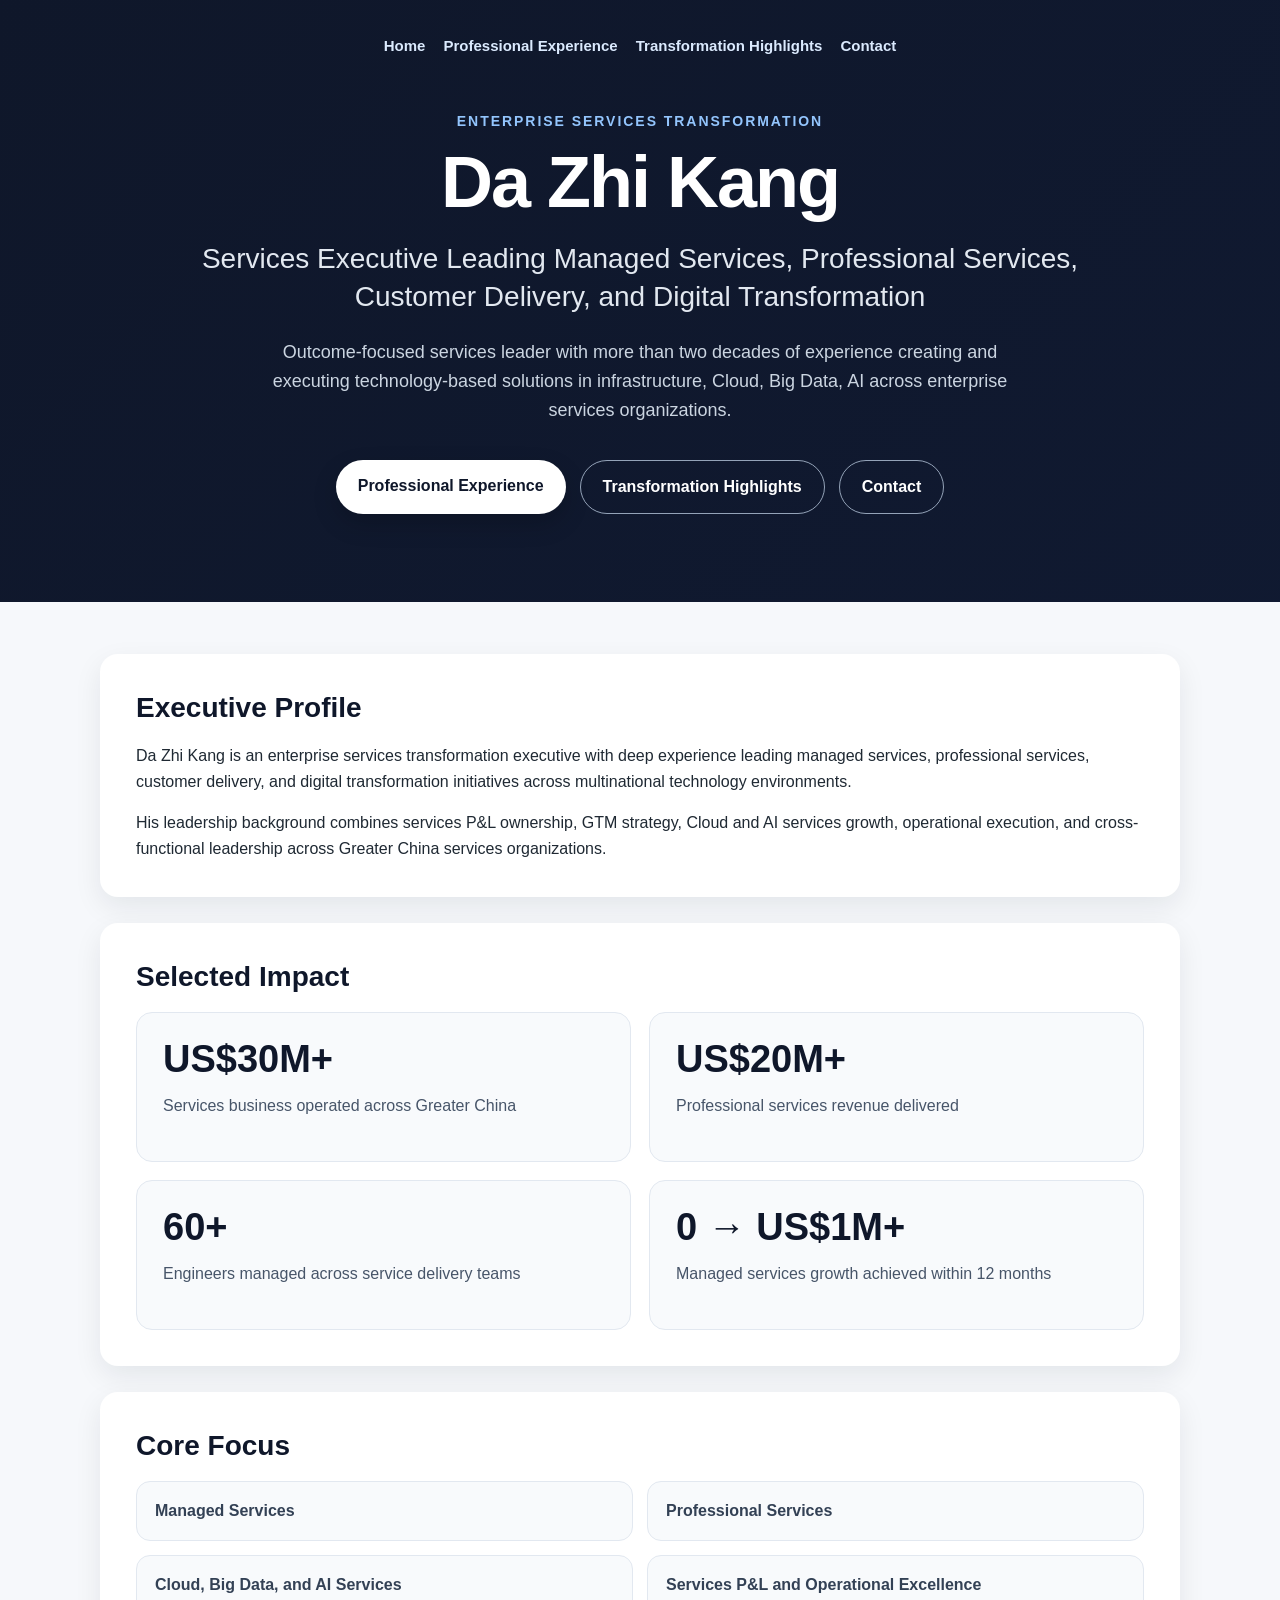
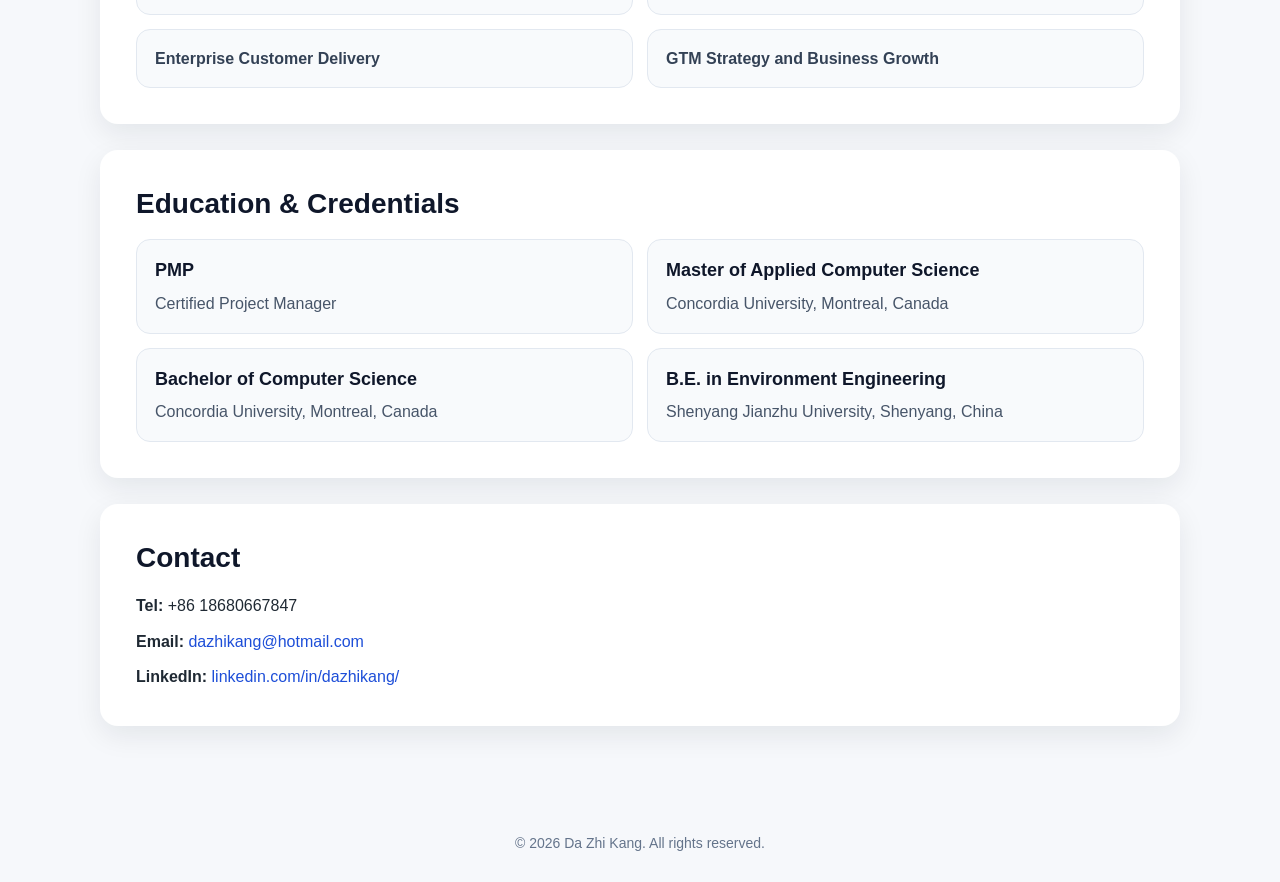
<file: index.html>
<!DOCTYPE html>
<html lang="en">
<head>
  <meta charset="UTF-8" />
  <meta name="viewport" content="width=device-width, initial-scale=1.0" />

  <title>Da Zhi Kang | Enterprise Services Transformation Executive</title>

  <link rel="stylesheet" href="style.css" />
</head>

<body>
  <header class="hero">
    <div class="container">
      <nav class="hero-nav">
        <a href="index.html">Home</a>
        <a href="experience.html">Professional Experience</a>
        <a href="experience.html#transformation-highlights">Transformation Highlights</a>
        <a href="#contact">Contact</a>
      </nav>

      <p class="eyebrow">Enterprise Services Transformation</p>

      <h1>Da Zhi Kang</h1>

      <p class="subtitle">
        Services Executive Leading Managed Services, Professional Services,
        Customer Delivery, and Digital Transformation
      </p>

      <p class="hero-text">
        Outcome-focused services leader with more than two decades of experience 
        creating and executing technology-based solutions in infrastructure, 
        Cloud, Big Data, AI across enterprise services organizations.
      </p>

      <div class="hero-buttons">
        <a class="button primary" href="experience.html">
          Professional Experience
        </a>

        <a class="button secondary" href="experience.html#transformation-highlights">
          Transformation Highlights
        </a>

        <a class="button secondary" href="#contact">
          Contact
        </a>
      </div>
    </div>
  </header>

  <main class="container">
    <section class="card">
      <h2>Executive Profile</h2>

      <p>
        Da Zhi Kang is an enterprise services transformation executive with deep
        experience leading managed services, professional services, customer
        delivery, and digital transformation initiatives across multinational
        technology environments.
      </p>

      <p>
        His leadership background combines services P&amp;L ownership, GTM
        strategy, Cloud and AI services growth, operational execution, and
        cross-functional leadership across Greater China services organizations.
      </p>
    </section>

    <section class="card">
      <h2>Selected Impact</h2>

      <div class="metrics-grid">
        <div class="metric-card">
          <strong>US$30M+</strong>
          <span>Services business operated across Greater China</span>
        </div>

        <div class="metric-card">
          <strong>US$20M+</strong>
          <span>Professional services revenue delivered</span>
        </div>

        <div class="metric-card">
          <strong>60+</strong>
          <span>Engineers managed across service delivery teams</span>
        </div>

        <div class="metric-card">
          <strong class="no-break">0 → US$1M+</strong>
          <span>Managed services growth achieved within 12 months</span>
        </div>
      </div>
    </section>

    <section class="card">
      <h2>Core Focus</h2>

      <div class="focus-grid">
        <div>Managed Services</div>
        <div>Professional Services</div>
        <div>Cloud, Big Data, and AI Services</div>
        <div>Services P&amp;L and Operational Excellence</div>
        <div>Enterprise Customer Delivery</div>
        <div>GTM Strategy and Business Growth</div>
      </div>
    </section>

    <section class="card">
      <h2>Education &amp; Credentials</h2>

      <div class="credential-grid">
        <div class="credential-card">
          <h3>PMP</h3>
          <p>Certified Project Manager</p>
        </div>

        <div class="credential-card">
          <h3>Master of Applied Computer Science</h3>
          <p>Concordia University, Montreal, Canada</p>
        </div>

        <div class="credential-card">
          <h3>Bachelor of Computer Science</h3>
          <p>Concordia University, Montreal, Canada</p>
        </div>

        <div class="credential-card">
          <h3>B.E. in Environment Engineering</h3>
          <p>Shenyang Jianzhu University, Shenyang, China</p>
        </div>
      </div>
    </section>

    <section class="card" id="contact">
      <h2>Contact</h2>

      <p class="contact-line">
        <strong>Tel:</strong> +86 18680667847
      </p>

      <p class="contact-line">
        <strong>Email:</strong>
        <a href="mailto:dazhikang@hotmail.com">dazhikang@hotmail.com</a>
      </p>

      <p class="contact-line">
        <strong>LinkedIn:</strong>
        <a
          href="https://www.linkedin.com/in/dazhikang/"
          target="_blank"
          rel="noopener noreferrer"
        >
          linkedin.com/in/dazhikang/
        </a>
      </p>
    </section>
  </main>

  <footer>
    <p>© 2026 Da Zhi Kang. All rights reserved.</p>
  </footer>
</body>
</html>
</file>
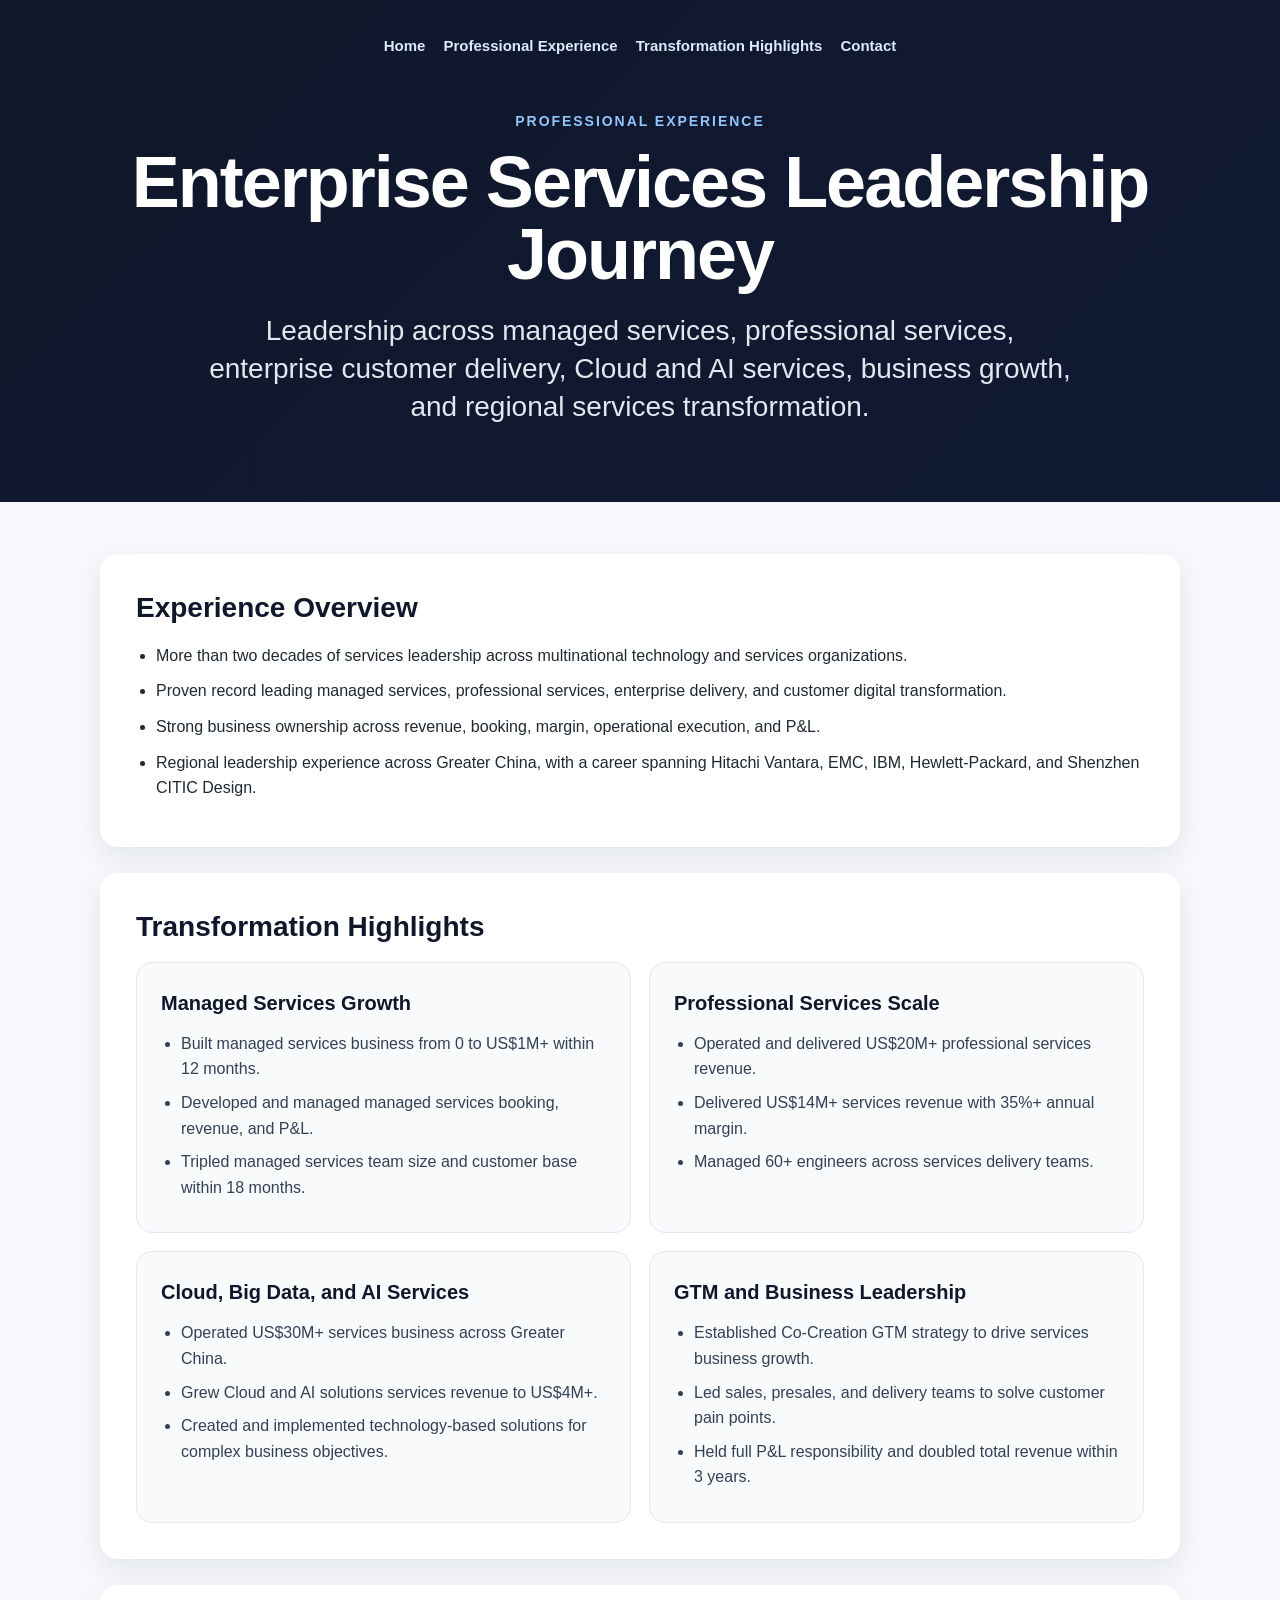
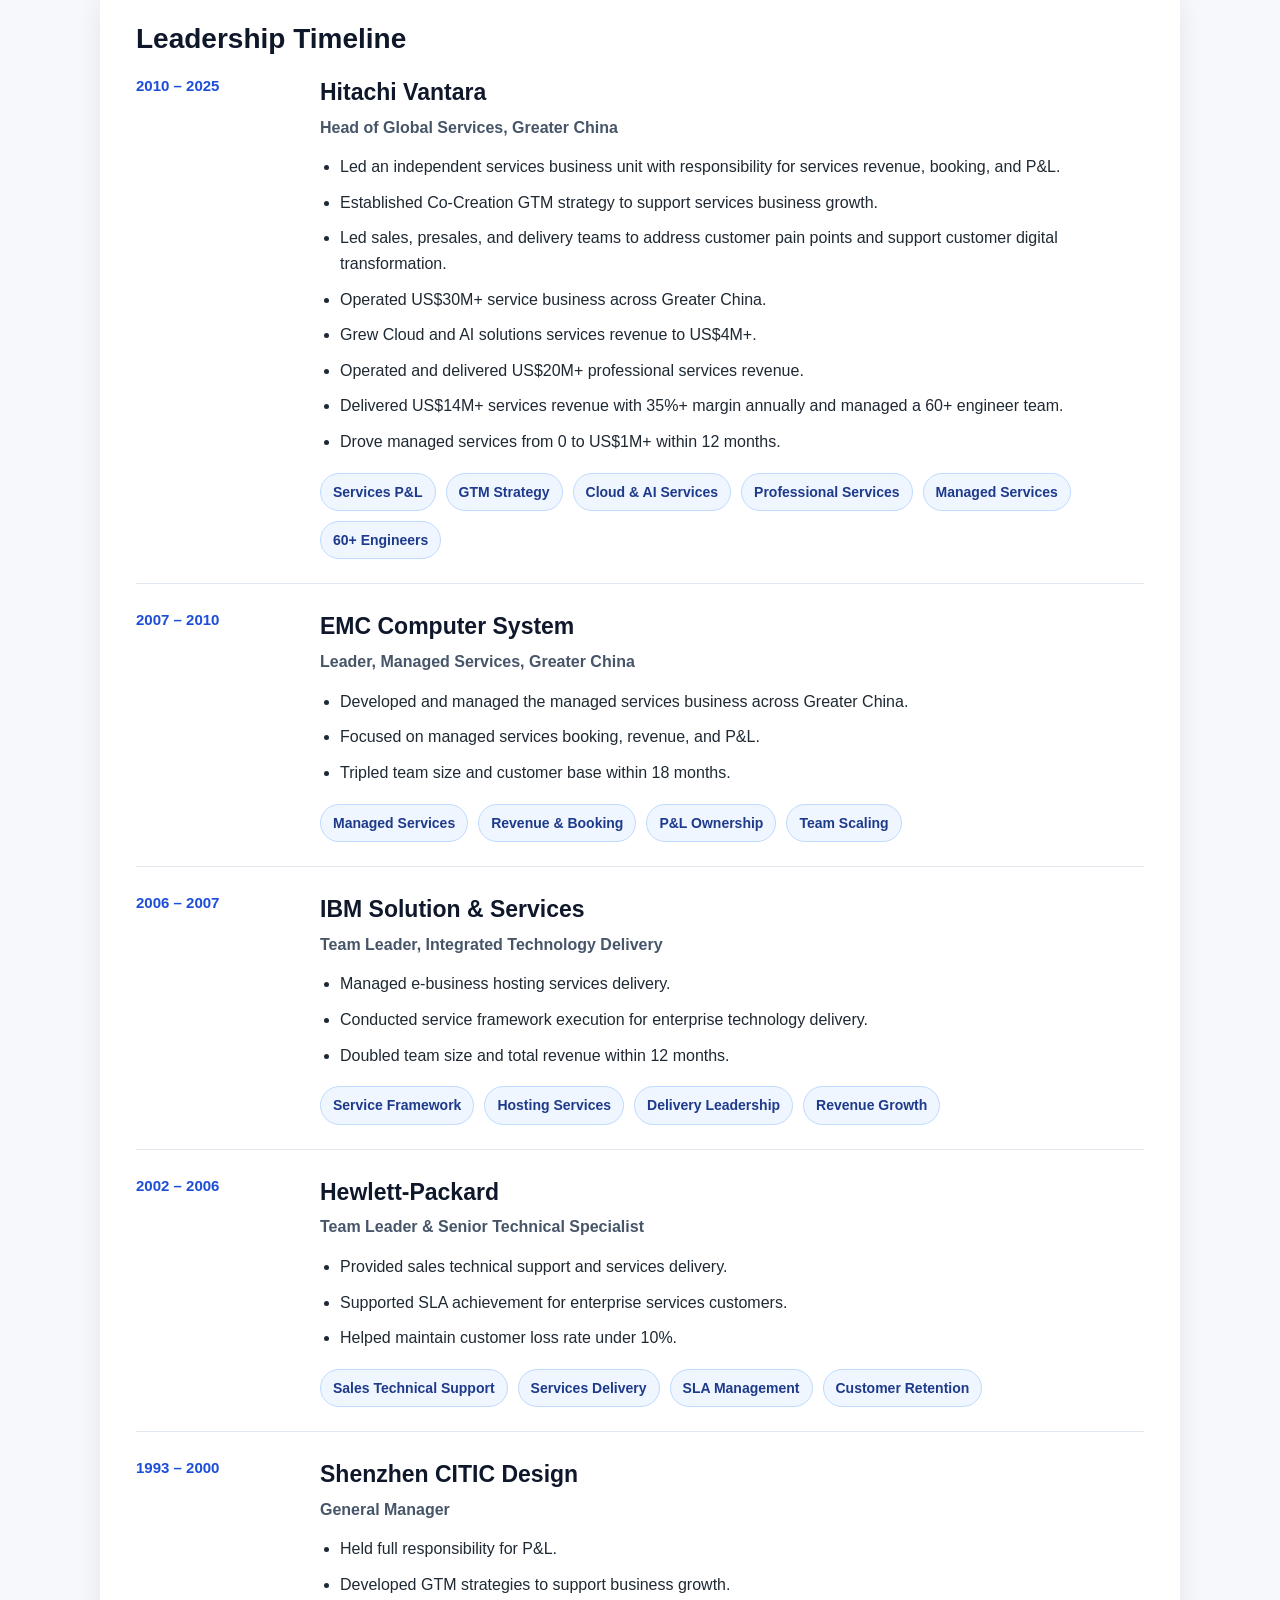
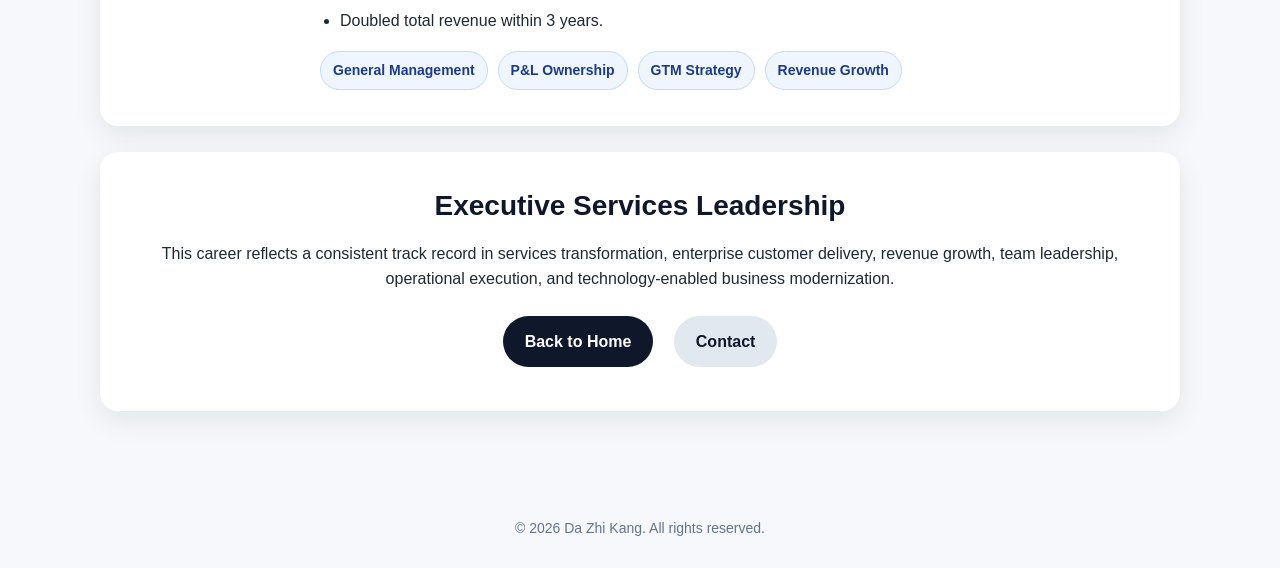
<file: experience.html>
<!DOCTYPE html>
<html lang="en">
<head>
  <meta charset="UTF-8" />
  <meta name="viewport" content="width=device-width, initial-scale=1.0" />

  <title>Professional Experience | Da Zhi Kang</title>

  <link rel="stylesheet" href="style.css" />
</head>

<body>
  <header class="subpage-hero">
    <div class="container">
      <nav class="top-nav">
        <a href="index.html">Home</a>
        <a href="experience.html">Professional Experience</a>
        <a href="experience.html#transformation-highlights">Transformation Highlights</a>
        <a href="index.html#contact">Contact</a>
      </nav>

      <p class="eyebrow">Professional Experience</p>

      <h1>Enterprise Services Leadership Journey</h1>

      <p class="subtitle">
        Leadership across managed services, professional services, enterprise
        customer delivery, Cloud and AI services, business growth, and regional
        services transformation.
      </p>
    </div>
  </header>

  <main class="container">
    <section class="card">
      <h2>Experience Overview</h2>

      <ul class="detail-bullets">
        <li>
          More than two decades of services leadership across multinational
          technology and services organizations.
        </li>
        <li>
          Proven record leading managed services, professional services,
          enterprise delivery, and customer digital transformation.
        </li>
        <li>
          Strong business ownership across revenue, booking, margin,
          operational execution, and P&amp;L.
        </li>
        <li>
          Regional leadership experience across Greater China, with a career
          spanning Hitachi Vantara, EMC, IBM, Hewlett-Packard, and Shenzhen
          CITIC Design.
        </li>
      </ul>
    </section>

    <section class="card" id="transformation-highlights">
      <h2>Transformation Highlights</h2>

      <div class="highlight-grid">
        <div class="highlight-card">
          <h3>Managed Services Growth</h3>
          <ul>
            <li>Built managed services business from 0 to US$1M+ within 12 months.</li>
            <li>Developed and managed managed services booking, revenue, and P&amp;L.</li>
            <li>Tripled managed services team size and customer base within 18 months.</li>
          </ul>
        </div>

        <div class="highlight-card">
          <h3>Professional Services Scale</h3>
          <ul>
            <li>Operated and delivered US$20M+ professional services revenue.</li>
            <li>Delivered US$14M+ services revenue with 35%+ annual margin.</li>
            <li>Managed 60+ engineers across services delivery teams.</li>
          </ul>
        </div>

        <div class="highlight-card">
          <h3>Cloud, Big Data, and AI Services</h3>
          <ul>
            <li>Operated US$30M+ services business across Greater China.</li>
            <li>Grew Cloud and AI solutions services revenue to US$4M+.</li>
            <li>Created and implemented technology-based solutions for complex business objectives.</li>
          </ul>
        </div>

        <div class="highlight-card">
          <h3>GTM and Business Leadership</h3>
          <ul>
            <li>Established Co-Creation GTM strategy to drive services business growth.</li>
            <li>Led sales, presales, and delivery teams to solve customer pain points.</li>
            <li>Held full P&amp;L responsibility and doubled total revenue within 3 years.</li>
          </ul>
        </div>
      </div>
    </section>

    <section class="card">
      <h2>Leadership Timeline</h2>

      <div class="timeline">
        <article class="timeline-item">
          <div class="timeline-date">2010 – 2025</div>

          <div class="timeline-content">
            <h3>Hitachi Vantara</h3>
            <p class="role-title">Head of Global Services, Greater China</p>

            <ul class="detail-bullets">
              <li>
                Led an independent services business unit with responsibility
                for services revenue, booking, and P&amp;L.
              </li>
              <li>
                Established Co-Creation GTM strategy to support services
                business growth.
              </li>
              <li>
                Led sales, presales, and delivery teams to address customer
                pain points and support customer digital transformation.
              </li>
              <li>
                Operated US$30M+ service business across Greater China.
              </li>
              <li>
                Grew Cloud and AI solutions services revenue to US$4M+.
              </li>
              <li>
                Operated and delivered US$20M+ professional services revenue.
              </li>
              <li>
                Delivered US$14M+ services revenue with 35%+ margin annually
                and managed a 60+ engineer team.
              </li>
              <li>
                Drove managed services from 0 to US$1M+ within 12 months.
              </li>
            </ul>

            <div class="achievement-list">
              <span>Services P&amp;L</span>
              <span>GTM Strategy</span>
              <span>Cloud &amp; AI Services</span>
              <span>Professional Services</span>
              <span>Managed Services</span>
              <span>60+ Engineers</span>
            </div>
          </div>
        </article>

        <article class="timeline-item">
          <div class="timeline-date">2007 – 2010</div>

          <div class="timeline-content">
            <h3>EMC Computer System</h3>
            <p class="role-title">Leader, Managed Services, Greater China</p>

            <ul class="detail-bullets">
              <li>
                Developed and managed the managed services business across
                Greater China.
              </li>
              <li>
                Focused on managed services booking, revenue, and P&amp;L.
              </li>
              <li>
                Tripled team size and customer base within 18 months.
              </li>
            </ul>

            <div class="achievement-list">
              <span>Managed Services</span>
              <span>Revenue &amp; Booking</span>
              <span>P&amp;L Ownership</span>
              <span>Team Scaling</span>
            </div>
          </div>
        </article>

        <article class="timeline-item">
          <div class="timeline-date">2006 – 2007</div>

          <div class="timeline-content">
            <h3>IBM Solution &amp; Services</h3>
            <p class="role-title">Team Leader, Integrated Technology Delivery</p>

            <ul class="detail-bullets">
              <li>
                Managed e-business hosting services delivery.
              </li>
              <li>
                Conducted service framework execution for enterprise technology
                delivery.
              </li>
              <li>
                Doubled team size and total revenue within 12 months.
              </li>
            </ul>

            <div class="achievement-list">
              <span>Service Framework</span>
              <span>Hosting Services</span>
              <span>Delivery Leadership</span>
              <span>Revenue Growth</span>
            </div>
          </div>
        </article>

        <article class="timeline-item">
          <div class="timeline-date">2002 – 2006</div>

          <div class="timeline-content">
            <h3>Hewlett-Packard</h3>
            <p class="role-title">Team Leader &amp; Senior Technical Specialist</p>

            <ul class="detail-bullets">
              <li>
                Provided sales technical support and services delivery.
              </li>
              <li>
                Supported SLA achievement for enterprise services customers.
              </li>
              <li>
                Helped maintain customer loss rate under 10%.
              </li>
            </ul>

            <div class="achievement-list">
              <span>Sales Technical Support</span>
              <span>Services Delivery</span>
              <span>SLA Management</span>
              <span>Customer Retention</span>
            </div>
          </div>
        </article>

        <article class="timeline-item">
          <div class="timeline-date">1993 – 2000</div>

          <div class="timeline-content">
            <h3>Shenzhen CITIC Design</h3>
            <p class="role-title">General Manager</p>

            <ul class="detail-bullets">
              <li>
                Held full responsibility for P&amp;L.
              </li>
              <li>
                Developed GTM strategies to support business growth.
              </li>
              <li>
                Doubled total revenue within 3 years.
              </li>
            </ul>

            <div class="achievement-list">
              <span>General Management</span>
              <span>P&amp;L Ownership</span>
              <span>GTM Strategy</span>
              <span>Revenue Growth</span>
            </div>
          </div>
        </article>
      </div>
    </section>

    <section class="card cta-card">
      <h2>Executive Services Leadership</h2>

      <p>
        This career reflects a consistent track record in services
        transformation, enterprise customer delivery, revenue growth, team
        leadership, operational execution, and technology-enabled business
        modernization.
      </p>

      <a class="button dark" href="index.html">Back to Home</a>
      <a class="button light" href="index.html#contact">Contact</a>
    </section>
  </main>

  <footer>
    <p>© 2026 Da Zhi Kang. All rights reserved.</p>
  </footer>
</body>
</html>
</file>
<file: style.css>
* {
  box-sizing: border-box;
}

html {
  scroll-behavior: smooth;
}

body {
  margin: 0;
  font-family: Arial, Helvetica, sans-serif;
  color: #1f2933;
  background: #f6f8fb;
  line-height: 1.6;
}

.container {
  width: min(1080px, calc(100% - 48px));
  margin: 0 auto;
}

.hero {
  background:
    linear-gradient(rgba(15, 23, 42, 0.93), rgba(15, 23, 42, 0.93)),
    linear-gradient(135deg, #0f172a, #1e3a8a);
  color: white;
  padding: 34px 0 88px;
  text-align: center;
}

.hero-nav,
.top-nav {
  display: flex;
  justify-content: center;
  flex-wrap: wrap;
  gap: 18px;
  margin-bottom: 52px;
}

.hero-nav a,
.top-nav a {
  color: #dbeafe;
  font-weight: 700;
  text-decoration: none;
  font-size: 15px;
}

.hero-nav a:hover,
.top-nav a:hover {
  color: white;
  text-decoration: underline;
}

.eyebrow {
  margin: 0 0 14px;
  color: #93c5fd;
  font-size: 14px;
  font-weight: 700;
  letter-spacing: 0.14em;
  text-transform: uppercase;
}

h1 {
  margin: 0;
  font-size: clamp(42px, 7vw, 72px);
  line-height: 1;
  letter-spacing: -2px;
}

.subtitle {
  margin: 22px auto 0;
  max-width: 880px;
  font-size: clamp(20px, 3vw, 28px);
  line-height: 1.35;
  color: #e2e8f0;
}

.hero-text {
  margin: 22px auto 0;
  max-width: 790px;
  font-size: 18px;
  color: #cbd5e1;
}

.hero-buttons {
  display: flex;
  justify-content: center;
  flex-wrap: wrap;
  gap: 14px;
  margin-top: 36px;
}

.button {
  display: inline-block;
  padding: 13px 22px;
  border-radius: 999px;
  font-weight: 700;
  text-decoration: none;
  transition: transform 0.15s ease, box-shadow 0.15s ease;
}

.button.primary {
  background: white;
  color: #0f172a;
  box-shadow: 0 10px 24px rgba(0, 0, 0, 0.18);
}

.button.secondary {
  border: 1px solid #94a3b8;
  color: white;
}

.button.dark {
  background: #0f172a;
  color: white;
  margin: 8px;
}

.button.light {
  background: #e2e8f0;
  color: #0f172a;
  margin: 8px;
}

.button:hover {
  text-decoration: none;
  transform: translateY(-2px);
}

main {
  padding: 52px 0;
}

.card {
  background: white;
  margin-bottom: 26px;
  padding: 36px;
  border-radius: 18px;
  box-shadow: 0 10px 28px rgba(15, 23, 42, 0.08);
}

h2 {
  margin: 0 0 18px;
  color: #0f172a;
  font-size: 28px;
  line-height: 1.25;
}

h3 {
  color: #0f172a;
}

p {
  margin: 0 0 16px;
}

p:last-child {
  margin-bottom: 0;
}

.metrics-grid {
  display: grid;
  grid-template-columns: repeat(2, minmax(0, 1fr));
  gap: 18px;
}

.metric-card {
  background: #f8fafc;
  border: 1px solid #e2e8f0;
  border-radius: 16px;
  padding: 26px;
  min-height: 150px;
}

.metric-card strong {
  display: block;
  color: #0f172a;
  font-size: clamp(28px, 4vw, 38px);
  line-height: 1.1;
  margin-bottom: 12px;
}

.metric-card span {
  display: block;
  color: #475569;
  font-size: 16px;
}

.no-break {
  white-space: nowrap;
}

.focus-grid,
.credential-grid {
  display: grid;
  grid-template-columns: repeat(2, minmax(0, 1fr));
  gap: 14px;
}

.focus-grid div,
.credential-card {
  background: #f8fafc;
  border: 1px solid #e2e8f0;
  border-radius: 14px;
  padding: 16px 18px;
  color: #334155;
}

.focus-grid div {
  font-weight: 700;
}

.credential-card h3 {
  margin: 0 0 6px;
  font-size: 18px;
}

.credential-card p {
  color: #475569;
  margin: 0;
}

.contact-line {
  margin-bottom: 10px;
}

a {
  color: #1d4ed8;
  text-decoration: none;
}

a:hover {
  text-decoration: underline;
}

footer {
  padding: 28px 24px;
  text-align: center;
  color: #64748b;
  font-size: 14px;
}

.subpage-hero {
  background:
    linear-gradient(rgba(15, 23, 42, 0.93), rgba(15, 23, 42, 0.93)),
    linear-gradient(135deg, #0f172a, #1e40af);
  color: white;
  padding: 34px 0 76px;
  text-align: center;
}

.detail-bullets {
  margin: 0;
  padding-left: 20px;
}

.detail-bullets li {
  margin-bottom: 10px;
}

.highlight-grid {
  display: grid;
  grid-template-columns: repeat(2, minmax(0, 1fr));
  gap: 18px;
}

.highlight-card {
  background: #f8fafc;
  border: 1px solid #e2e8f0;
  border-radius: 16px;
  padding: 24px;
}

.highlight-card h3 {
  margin: 0 0 12px;
  color: #0f172a;
  font-size: 20px;
}

.highlight-card ul {
  margin: 0;
  padding-left: 20px;
}

.highlight-card li {
  margin-bottom: 8px;
  color: #334155;
}

.timeline {
  display: grid;
  gap: 24px;
}

.timeline-item {
  display: grid;
  grid-template-columns: 160px 1fr;
  gap: 24px;
  padding-bottom: 24px;
  border-bottom: 1px solid #e2e8f0;
}

.timeline-item:last-child {
  padding-bottom: 0;
  border-bottom: none;
}

.timeline-date {
  color: #1d4ed8;
  font-weight: 800;
  font-size: 15px;
}

.timeline-content h3 {
  margin: 0;
  color: #0f172a;
  font-size: 23px;
}

.role-title {
  margin: 4px 0 14px;
  color: #475569;
  font-weight: 700;
}

.achievement-list {
  display: flex;
  flex-wrap: wrap;
  gap: 10px;
  margin-top: 18px;
}

.achievement-list span {
  background: #eff6ff;
  color: #1e3a8a;
  border: 1px solid #bfdbfe;
  border-radius: 999px;
  padding: 7px 12px;
  font-size: 14px;
  font-weight: 700;
}

.cta-card {
  text-align: center;
}

@media (max-width: 720px) {
  .container {
    width: min(100% - 32px, 1080px);
  }

  .hero {
    padding: 28px 0 64px;
  }

  .hero-nav,
  .top-nav {
    margin-bottom: 36px;
  }

  .card {
    padding: 26px;
  }

  .metrics-grid,
  .focus-grid,
  .credential-grid,
  .highlight-grid {
    grid-template-columns: 1fr;
  }

  .hero-buttons {
    flex-direction: column;
    align-items: stretch;
  }

  .button {
    text-align: center;
  }

  .timeline-item {
    grid-template-columns: 1fr;
    gap: 8px;
  }
}
</file>
